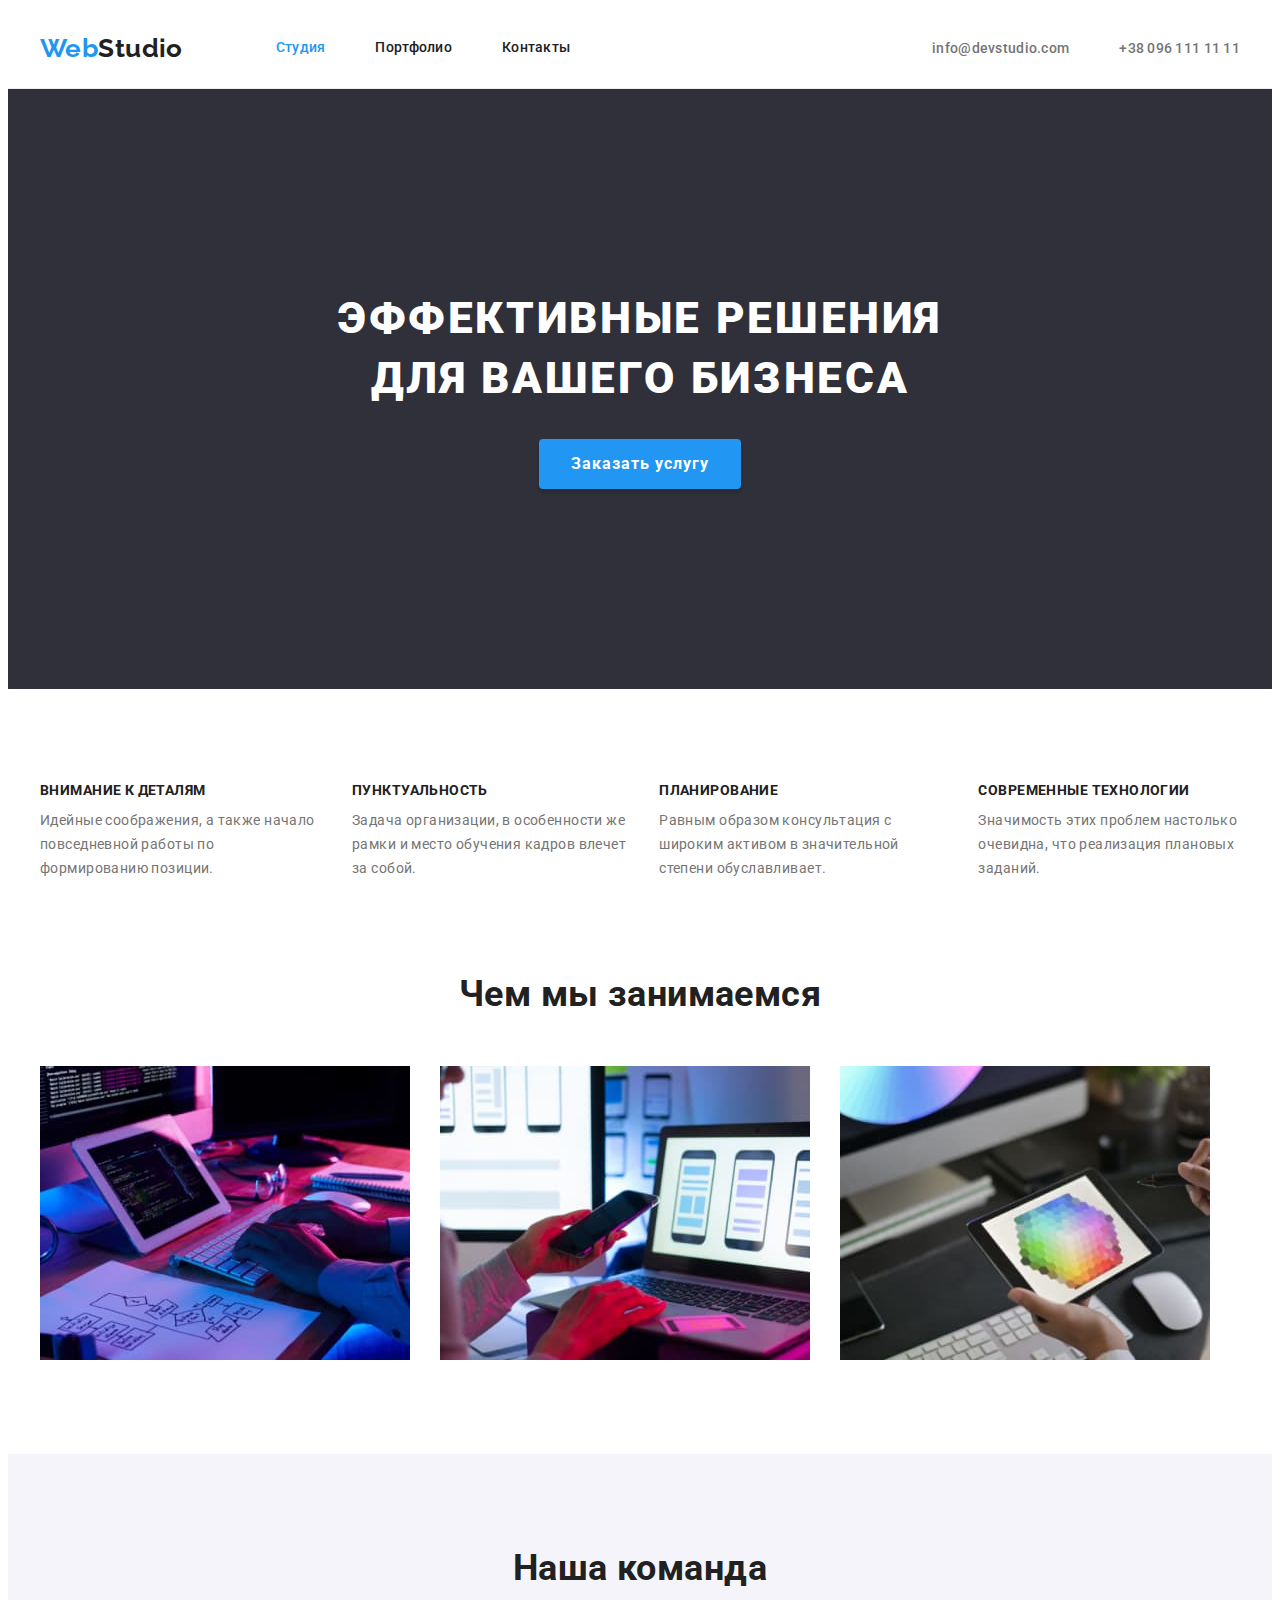
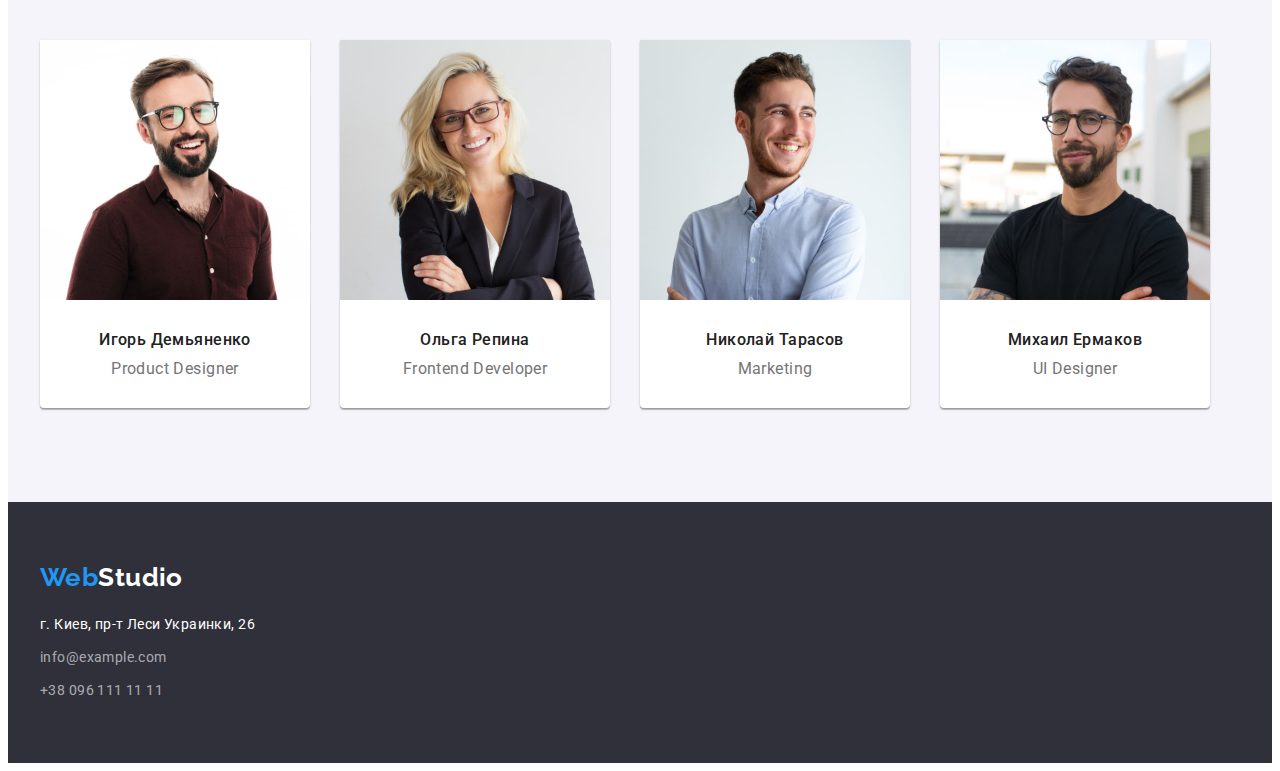
<file: index.html>
<!DOCTYPE html>
<html lang="ru">
  <head>
    <meta charset="UTF-8" />
    <meta http-equiv="X-UA-Compatible" content="IE=edge" />
    <meta name="viewport" content="width=device-width, initial-scale=1.0" />
    <link rel="preconnect" href="https://fonts.googleapis.com" />
    <link rel="preconnect" href="https://fonts.gstatic.com" crossorigin />
    <link
      href="https://fonts.googleapis.com/css2?family=Raleway:wght@700&family=Roboto:wght@400;500;700;900&display=swap"
      rel="stylesheet"
    />
    <link
      rel="stylesheet"
      href="https://cdnjs.cloudflare.com/ajax/libs/modern-normalize/1.1.0/modern-normalize.min.css"
      integrity="sha512-wpPYUAdjBVSE4KJnH1VR1HeZfpl1ub8YT/NKx4PuQ5NmX2tKuGu6U/JRp5y+Y8XG2tV+wKQpNHVUX03MfMFn9Q=="
      crossorigin="anonymous"
      referrerpolicy="no-referrer"
    />
    <link rel="stylesheet" href="./css/styles.css" />
    <title>WebStudio</title>
  </head>
  <body>
    <header class="header-page">
      <div class="container header-nav">
        <nav class="nav-page">
          <a class="logo link" href="./index.html"> <span class="accent">Web</span>Studio </a>
          <ul class="nav-item list">
            <li class="nav-inner">
              <a class="nav-link link current" href="./index.html"> Студия</a>
            </li>
            <li class="nav-inner">
              <a class="nav-link link" href="./portfolio.html"> Портфолио</a>
            </li>
            <li class="nav-inner">
              <a class="nav-link link" href="">Контакты</a>
            </li>
          </ul>
        </nav>
        <ul class="contacts list">
          <li class="contacts-item">
            <a class="contact-link link" href="mailto:info@devstudio.com">info@devstudio.com</a>
          </li>
          <li class="contacts-item">
            <a class="contact-link link" href="tel:+380961111111">+38 096 111 11 11</a>
          </li>
        </ul>
      </div>
    </header>

    <main>
      <!-- Hero -->
      <section class="hero">
        <div class="container">
            <h1 class="hero-title">Эффективные решения для вашего бизнеса</h1>
            <button class="button hero-btn" type="button">Заказать услугу</button>
        </div>
      </section>

      <!-- Features -->
      <section class="features section" >
        <div class="container">
          <h2 class="visually-hidden">Features</h2>
          <ul class="features-item list">
            <li class="features-inner">
              <h3 class="feature-title">Внимание к деталям</h3>
              <p class="feature-text">
                Идейные соображения, а также начало повседневной работы по формированию позиции.
              </p>
            </li>
            <li class="features-inner">
              <h3 class="feature-title">Пунктуальность</h3>
              <p class="feature-text">
                Задача организации, в особенности же рамки и место обучения кадров влечет за собой.
              </p>
            </li>
            <li class="features-inner">
              <h3 class="feature-title">Планирование</h3>
              <p class="feature-text">
                Равным образом консультация с широким активом в значительной степени обуславливает.
              </p>
            </li>
            <li class="features-inner">
              <h3 class="feature-title">Современные технологии</h3>
              <p class="feature-text">
                Значимость этих проблем настолько очевидна, что реализация плановых заданий.
              </p>
            </li>
          </ul>
        </div>
      </section>
        <!-- Work -->
      <section class="work section">
        <div class="container">
            <h2 class="work-title">Чем мы занимаемся</h2>
        <ul class="work-item list">
          <li class="work-inner">
            <img class="work-img" src="./images/we-do/1.jpg" width="370" height="294" alt="написвние кода" />
          </li>
          <li class="work-inner">
            <img class="work-img" src="./images/we-do/2.jpg" width="370" height="294" alt="мобильный дизайн" />
          </li>
          <li class="work-inner">
            <img class="work-img" src="./images/we-do/3.jpg" width="370" height="294" alt="цветовая палитра" />
          </li>
        </ul>
        </div>
      </section>

      <section class="team section">
        <div class="container">
          <h2 class="team-title">Наша команда</h2>
        <ul class="team-item list">
          <li class="team-inner">
            <img class="team-img" src="./images/our-team/1.jpg" width="270" alt="Игорь Демьяненко" />
            <div class="team-info">
              <h3 class="team-name">Игорь Демьяненко</h3>
              <p class="team-position">Product Designer</p>
            </div>
          </li>
          <li class="team-inner">
            <img class="team-img" src="./images/our-team/2.jpg" width="270" alt="Ольга Репина" />
            <div class="team-info">
              <h3 class="team-name">Ольга Репина</h3>
              <p class="team-position">Frontend Developer</p>
            </div>
          </li>
          <li class="team-inner">
            <img class="team-img" src="./images/our-team/3.jpg" width="270" alt="Николай Тарасов" />
            <div class="team-info">
              <h3 class="team-name">Николай Тарасов</h3>
              <p class="team-position">Marketing</p>
            </div>
          </li>
          <li class="team-inner">
            <img class="team-img" src="./images/our-team/4.jpg" width="270" alt="Михаил Ермаков" />
            <div class="team-info">
              <h3 class="team-name">Михаил Ермаков</h3>
              <p class="team-position">UI Designer</p>
            </div>
          </li>
        </ul>
        </div>
      </section>
    </main>

    <footer class="footer-page">
      <div class="container">
        <a class="logo logo-footer link" href="/"> <span class="accent">Web</span>Studio </a>
      <address class="address-page">
        <ul class="address-item list">
          <li class="address-inner">
            <a
              class="address-building link"
              href="https://goo.gl/maps/JCj7jRZ64n47ZgnA9"
              target="_blank"
              rel="nofollow noopener noreferrer"
              >г. Киев, пр-т Леси Украинки, 26</a
            >
          </li>
          <li class="address-inner">
            <a class="address-mail link" href="mailto:info@example.com">info@example.com</a>
          </li>
          <li class="address-inner">
            <a class="address-tel link" href="tel:+380961111111">+38 096 111 11 11</a>
          </li>
        </ul>
      </div>
      </address>
    </footer>
  </body>
</html>
</file>
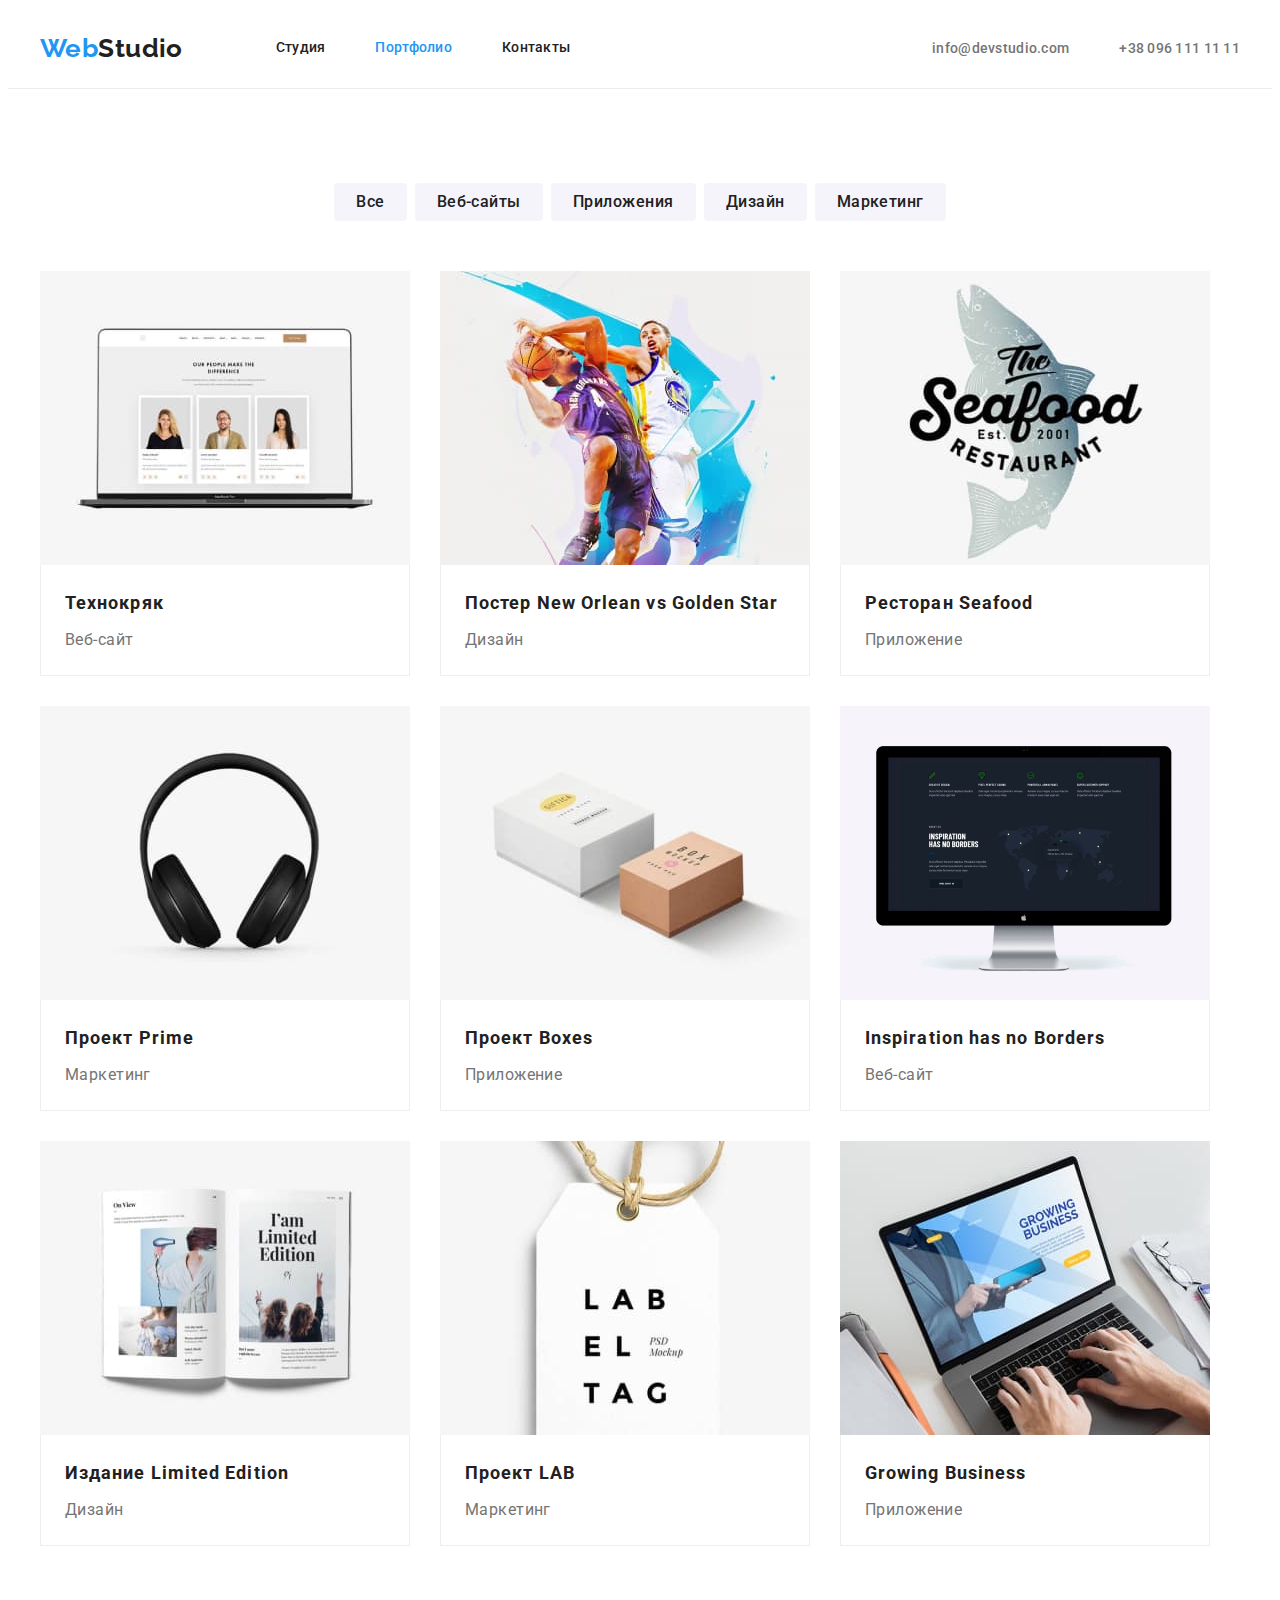
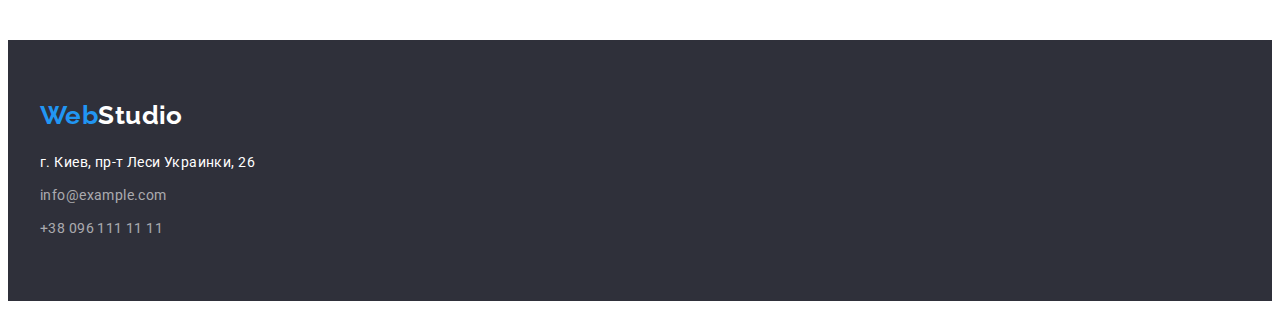
<file: portfolio.html>
<!DOCTYPE html>
<html lang="ru">
  <head>
    <meta charset="UTF-8" />
    <meta http-equiv="X-UA-Compatible" content="IE=edge" />
    <meta name="viewport" content="width=device-width, initial-scale=1.0" />
    <link
      href="https://fonts.googleapis.com/css2?family=Raleway:wght@700&family=Roboto:wght@400;500;700;900&display=swap"
      rel="stylesheet"
    />
    <link
      rel="stylesheet"
      href="https://cdnjs.cloudflare.com/ajax/libs/modern-normalize/1.1.0/modern-normalize.min.css"
      integrity="sha512-wpPYUAdjBVSE4KJnH1VR1HeZfpl1ub8YT/NKx4PuQ5NmX2tKuGu6U/JRp5y+Y8XG2tV+wKQpNHVUX03MfMFn9Q=="
      crossorigin="anonymous"
      referrerpolicy="no-referrer"
    />
    <link rel="stylesheet" href="./css/styles.css" />
    <title>Портфолио</title>
  </head>
  <body>
    <header class="header-page">
      <div class="container header-nav">
        <nav class="nav-page">
          <a class="logo link" href="./index.html"> <span class="accent">Web</span>Studio </a>
          <ul class="nav-item list">
            <li class="nav-inner">
              <a class="nav-link link" href="./index.html">Студия</a>
            </li>
            <li class="nav-inner">
              <a class="nav-link link current" href="./portfolio.html">Портфолио</a>
            </li>
            <li class="nav-inner">
              <a class="nav-link link" href="">Контакты</a>
            </li>
          </ul>
        </nav>
        <ul class="contacts list">
          <li class="contacts-item">
            <a class="contact-link link" href="mailto:info@devstudio.com">info@devstudio.com</a>
          </li>
          <li class="contacts-item">
            <a class="contact-link link" href="tel:+380961111111">+38 096 111 11 11</a>
          </li>
        </ul>
      </div>
    </header>

    <main>
      <section class="portfolio section">
        <div class="container">
          <h1 class="visually-hidden">Portfolio</h1>

          <ul class="filter-item list">
            <li class="filter-inner">
              <button class="button portfolio-btn" type="button">Все</button>
            </li>
            <li class="filter-inner">
              <button class="button portfolio-btn" type="button">Веб-сайты</button>
            </li>
            <li class="filter-inner">
              <button class="button portfolio-btn" type="button">Приложения</button>
            </li>
            <li class="filter-inner">
              <button class="button portfolio-btn" type="button">Дизайн</button>
            </li>
            <li class="filter-inner">
              <button class="button portfolio-btn" type="button">Маркетинг</button>
            </li>
          </ul>

          <ul class="project-item list">
            <li class="project-inner">
              <a class="link" href="" target="_blank">
                <img
                  class="project-img"
                  src="./images/portfilio/1.jpg"
                  with="370"
                  alt="Технокряк"
                />
                <div class="project-box">
                  <h2 class="project-name">Технокряк</h2>
                  <p class="project-text">Веб-сайт</p>
                </div>
              </a>
            </li>
            <li class="project-inner">
              <a class="link" href="" target="_blank">
                <img class="project-img" src="./images/portfilio/2.jpg" with="370" alt="Постер" />
                <div class="project-box">
                  <h2 class="project-name">Постер New Orlean vs Golden Star</h2>
                  <p class="project-text">Дизайн</p>
                </div>
              </a>
            </li>
            <li class="project-inner">
              <a class="link" href="" target="_blank">
                <img class="project-img" src="./images/portfilio/3.jpg" with="370" alt="Ресторан" />
                <div class="project-box">
                  <h2 class="project-name">Ресторан Seafood</h2>
                  <p class="project-text">Приложение</p>
                </div>
              </a>
            </li>
            <li class="project-inner">
              <a class="link" href="" target="_blank">
                <img
                  class="project-img"
                  src="./images/portfilio/4.jpg"
                  with="370"
                  alt="Проект Prime "
                />
                <div class="project-box">
                  <h2 class="project-name">Проект Prime</h2>
                  <p class="project-text">Маркетинг</p>
                </div>
              </a>
            </li>
            <li class="project-inner">
              <a class="link" href="" target="_blank">
                <img
                  class="project-img"
                  src="./images/portfilio/5.jpg"
                  with="370"
                  alt="Проект Boxes"
                />
                <div class="project-box">
                  <h2 class="project-name">Проект Boxes</h2>
                  <p class="project-text">Приложение</p>
                </div>
              </a>
            </li>
            <li class="project-inner">
              <a class="link" href="" target="_blank">
                <img
                  class="project-img"
                  src="./images/portfilio/6.jpg"
                  with="370"
                  alt="Inspiration has no Borders"
                />
                <div class="project-box">
                  <h2 class="project-name">Inspiration has no Borders</h2>
                  <p class="project-text">Веб-сайт</p>
                </div>
              </a>
            </li>
            <li class="project-inner">
              <a class="link" href="" target="_blank">
                <img class="project-img" src="./images/portfilio/7.jpg" with="370" alt="Издание" />
                <div class="project-box">
                  <h2 class="project-name">Издание Limited Edition</h2>
                  <p class="project-text">Дизайн</p>
                </div>
              </a>
            </li>
            <li class="project-inner">
              <a class="link" href="" target="_blank">
                <img
                  class="project-img"
                  src="./images/portfilio/8.jpg"
                  with="370"
                  alt="Проект LAB"
                />
                <div class="project-box">
                  <h2 class="project-name">Проект LAB</h2>
                  <p class="project-text">Маркетинг</p>
                </div>
              </a>
            </li>
            <li class="project-inner">
              <a class="link" href="" target="_blank">
                <img class="project-img" src="./images/portfilio/9.jpg" alt="Growing Business" />
                <div class="project-box">
                  <h2 class="project-name">Growing Business</h2>
                  <p class="project-text">Приложение</p>
                </div>
              </a>
            </li>
          </ul>
        </div>
      </section>
    </main>

    <footer class="footer-page">
      <div class="container">
        <a class="logo logo-footer link" href="/"> <span class="accent">Web</span>Studio </a>
        <address class="address-page">
          <ul class="address-item list">
            <li class="address-inner">
              <a class="address-building link" href="https://goo.gl/maps/JCj7jRZ64n47ZgnA9"
                >г. Киев, пр-т Леси Украинки, 26</a
              >
            </li>
            <li class="address-inner">
              <a class="address-mail link" href="mailto:info@example.com">info@example.com</a>
            </li>
            <li class="address-inner">
              <a class="address-tel link" href="tel:+380961111111">+38 096 111 11 11</a>
            </li>
          </ul>
        </address>
      </div>
    </footer>
  </body>
</html>
</file>
<file: css/styles.css>
/* font-family: 'Raleway',
sans-serif; */

:root{
    --primary-text-color:#212121;
    --second-text-color: #ffffff;
    --third-text-color:#757575;
    --accent-color: #2196F3;
    --primary-bgr-color: #ffffff;
    --secondary-bgr-color:#2F303A;
    --third-bgr-color:#F5F4FA;
    --button-hover-color: #188CE8;
    --footer-text-color: rgba(255, 255, 255, 0.6);
    --box-shadow-color:rgba(0, 0, 0, 0.15);
    --header-border-color:#ECECEC;
    
}

body{
    font-family: 'Roboto',sans-serif;
    color: var(--primary-text-color);
    letter-spacing: 0.03em;
    background-color: var(--primary-bgr-color);
    font-size: 14px;
    
    
}

/* Utilities */
 ul,
 h1,
 h2,
 h3,
 p {
    margin: 0;  
    } 

img{
    display: block;
    width: 100%;
    height: auto;
}

address{
    font-style: normal;
}
.section{
    padding-top: 94px;
    padding-bottom: 94px;
}

.link{
    text-decoration: none;
    color: inherit;
}
.list{
    list-style: none;
    padding-left: 0;
    margin: 0;
}

.visually-hidden {
    position: absolute;
    width: 1px;
    height: 1px;
    margin: -1px;
    border: 0;
    padding: 0;

    white-space: nowrap;
    clip-path: inset(100%);
    clip: rect(0 0 0 0);
    overflow: hidden;
}
.current{
    color: var(--accent-color);
}
/* Container */

.container{
    max-width: 1200px;
    padding: 0 15px;
    margin: 0 auto;
    /* outline: 2px solid tomato; */
}
  
/* Header */
.header-page{
    border-bottom:1px solid var(--header-border-color);
}
.header-nav{
    display: flex;
    align-items: center;
}

.logo{
    align-items: center;
    display: flex;

    font-family: 'Raleway';
    font-weight: 700;
    font-size: 26px;
    line-height: 1.19;
    color: inherit;
}

.logo .accent,
.nav-link .accent{
    color: var(--accent-color);
}
.nav-page{
    display: flex;
}
.nav-item{
    display: flex;
    margin-left: 93px  ;
}

/* .nav-inner:not(:last-child){
    margin-right: 50px;
} */

.nav-inner+.nav-inner{
    margin-left: 50px;
}

.nav-link{
    display: block;
    padding:32px 0;
}

.nav-page .nav-link,
.contact-link{
    
    font-weight: 500;
    font-size: 14px;
    line-height: 1.14;
    letter-spacing: 0.02em;
   
}
.contacts{
    display: flex;
    margin-left: auto;
    
}

.contact-link{
        color: var(--third-text-color);
        padding: 32px 0;   
  }

  .contacts-item+.contacts-item{
      margin-left: 50px;
  }

   .nav-link:hover,
   .contact-link:hover,
   .nav-link:focus,
   .contact-link:focus
    {
       color: var(--accent-color);
   }
  

   /* Main */
   

   /* Hero */
   .hero{
       background-color: var(--secondary-bgr-color);
        text-align: center;
        padding: 200px 0;
   }
  

   .hero-title{
        font-weight: 900;
        font-size: 44px;
        line-height: 1.36;
        width: 696px;
        margin: 0 auto 30px auto;
        letter-spacing: 0.06em;
        text-transform: uppercase;
    
        color: var(--second-text-color);
       
   }
   /* Button */

   .button {
       border-radius: 4px;
       border: none;
       font-size: 16px;

       font-family: inherit;
       cursor: pointer;
       text-align: center;
   }

   .hero-btn {
       color: var(--second-text-color);
       background: var(--accent-color);

       font-weight: 700;
       letter-spacing: 0.06em;
       line-height: 1.88;
       box-shadow: 0px 4px 4px var(--box-shadow-color);
       padding: 10px 32px;
       min-width: 200px;
       
   }

   .portfolio-btn {
       color: var(--primary-text-color);
       background: var(--third-bgr-color);

       font-weight: 500;
       line-height: 1.62;
       letter-spacing: 0.03em;
       padding: 6px 22px;
   }

   .portfolio-btn:hover,
   .portfolio-btn:focus {
       background-color: var(--accent-color);
       color: var(--second-text-color);
   }

   .hero-btn:hover,
   .hero-btn:focus {
       background-color: var(--button-hover-color);

   }

   /* Features */

   .features-item{
       display: flex;             
   }

   .features-inner{
       width: calc((100%-30*3)/4);
       margin-right: 30px;
   }
   .features-inner:nth-child(4n){
    margin-right: 0;
   }
     /* .features-inner:last-child{
        margin-right: 0;
   } */
   
   .feature-title{
        font-weight: 700;
        font-size: 14px;
        line-height: 1.14;
        text-transform: uppercase;
        margin-bottom:10px ;
   }
   .feature-text{
        font-size: 14px;
        line-height: 1.71;   
        color: var(--third-text-color);
   }

   /* Work */
    .work{
        padding-top: 0;
       
      
   }
   .work-title{
        font-weight: 700;
        font-size: 36px;
        line-height: 1.16;
        text-align: center; 
        margin-bottom: 50px; 
   }
   .work-item {
        display: flex; 
   }
   .work-inner {
       width: calc((100%-30*2)/3);
       margin-right: 30px;
    
   }
   /* .work-inner {
       width: 33.3333%;
       margin-right: 30px;
   } */
   /* .work-inner:nth-child(3n) {
       margin-right: 0;
   } */
   .work-inner:last-child {
       margin-right: 0;
   }
 
   /* Team */

   .team{
       background-color: var(--third-bgr-color);
       text-align: center;
       

   }
   .team-title{
        font-weight: 700;
        font-size: 36px;
        line-height: 1.16;
        
        margin-bottom: 50px;
   }
     .team-item{ 
       display: flex;  
     }
     .team-inner{
        width: 270px;
        margin-right: 30px;
        background-color: var(--primary-bgr-color);

        box-shadow: 0px 1px 3px rgba(0, 0, 0, 0.12),
        0px 1px 1px rgba(0, 0, 0, 0.14),
        0px 2px 1px rgba(0, 0, 0, 0.2);
        border-radius: 0px 0px 4px 4px;
     }

    .team-inner:nth-child(4n) {
        margin-right: 0;
     }
     .team-info{
         padding: 30px 0;
     }
     
     .team-name{
        font-weight: 500;
        font-size: 16px;
        line-height: 1.19;
        margin-bottom: 10px;
   }

    .team-position{
        font-size: 16px;
        line-height: 1.19;
       
        color: var(--third-text-color);
   }

   /* portfolio */
   
    
   
   /* Filters
   ========================== */
   
    
   .filter-item{
        display: flex;
        justify-content: center; 
        margin-bottom: 50px;
   }
  
   .filter-inner{
        margin-right: 8px;
   }
    .filter-inner:last-child{
        margin-right: 0;
   }

   /* Projects */
  .project-item{
        display: flex;
        flex-wrap: wrap;

        margin: -15px;
  }

   .project-inner{
        width: 370px;
        margin: 15px;

        /* margin-right: 30px;
        margin-bottom: 30px; */
    }

    /* .project-inner:nth-child(3n){
        margin-right: 0;
    }
    .project-inner:nth-last-child(-n + 3) {
        margin-bottom: 0;
    } */

   .project-inner .link{
       color: var(--primary-text-color);
        
   }
   .project-box{
        border: 1px solid #EEEEEE;
        border-top: none;
        padding: 20px 24px;
      
   }
 
   .project-name{
        font-weight: 700;
        font-size: 18px;
        line-height: 2;     
        letter-spacing: 0.06em;
        margin-bottom: 4px;
        
  
   }
   .project-text{
        font-size: 16px;
        line-height: 1.88;
        color: var(--third-text-color);
   }


   /* Footer */
   .footer-page{
        background-color: var(--secondary-bgr-color);
        padding: 60px 0 ;  
   }
   
    .logo-footer{
        color: var(--second-text-color);
        margin-bottom: 20px;
   }

    .address-building,
    .address-mail,
    .address-tel{
       
        line-height: 1.71;  
        color:var(--footer-text-color); 
        margin-bottom: 9px;
        display: block;
    }
        .address-tel {
            margin-bottom: 0;
        }
    .address-building {
        color: var(--second-text-color);
    }
    .address-inner a:hover,
    .address-inner a:focus{       
        color: var(--accent-color);
    }
</file>
